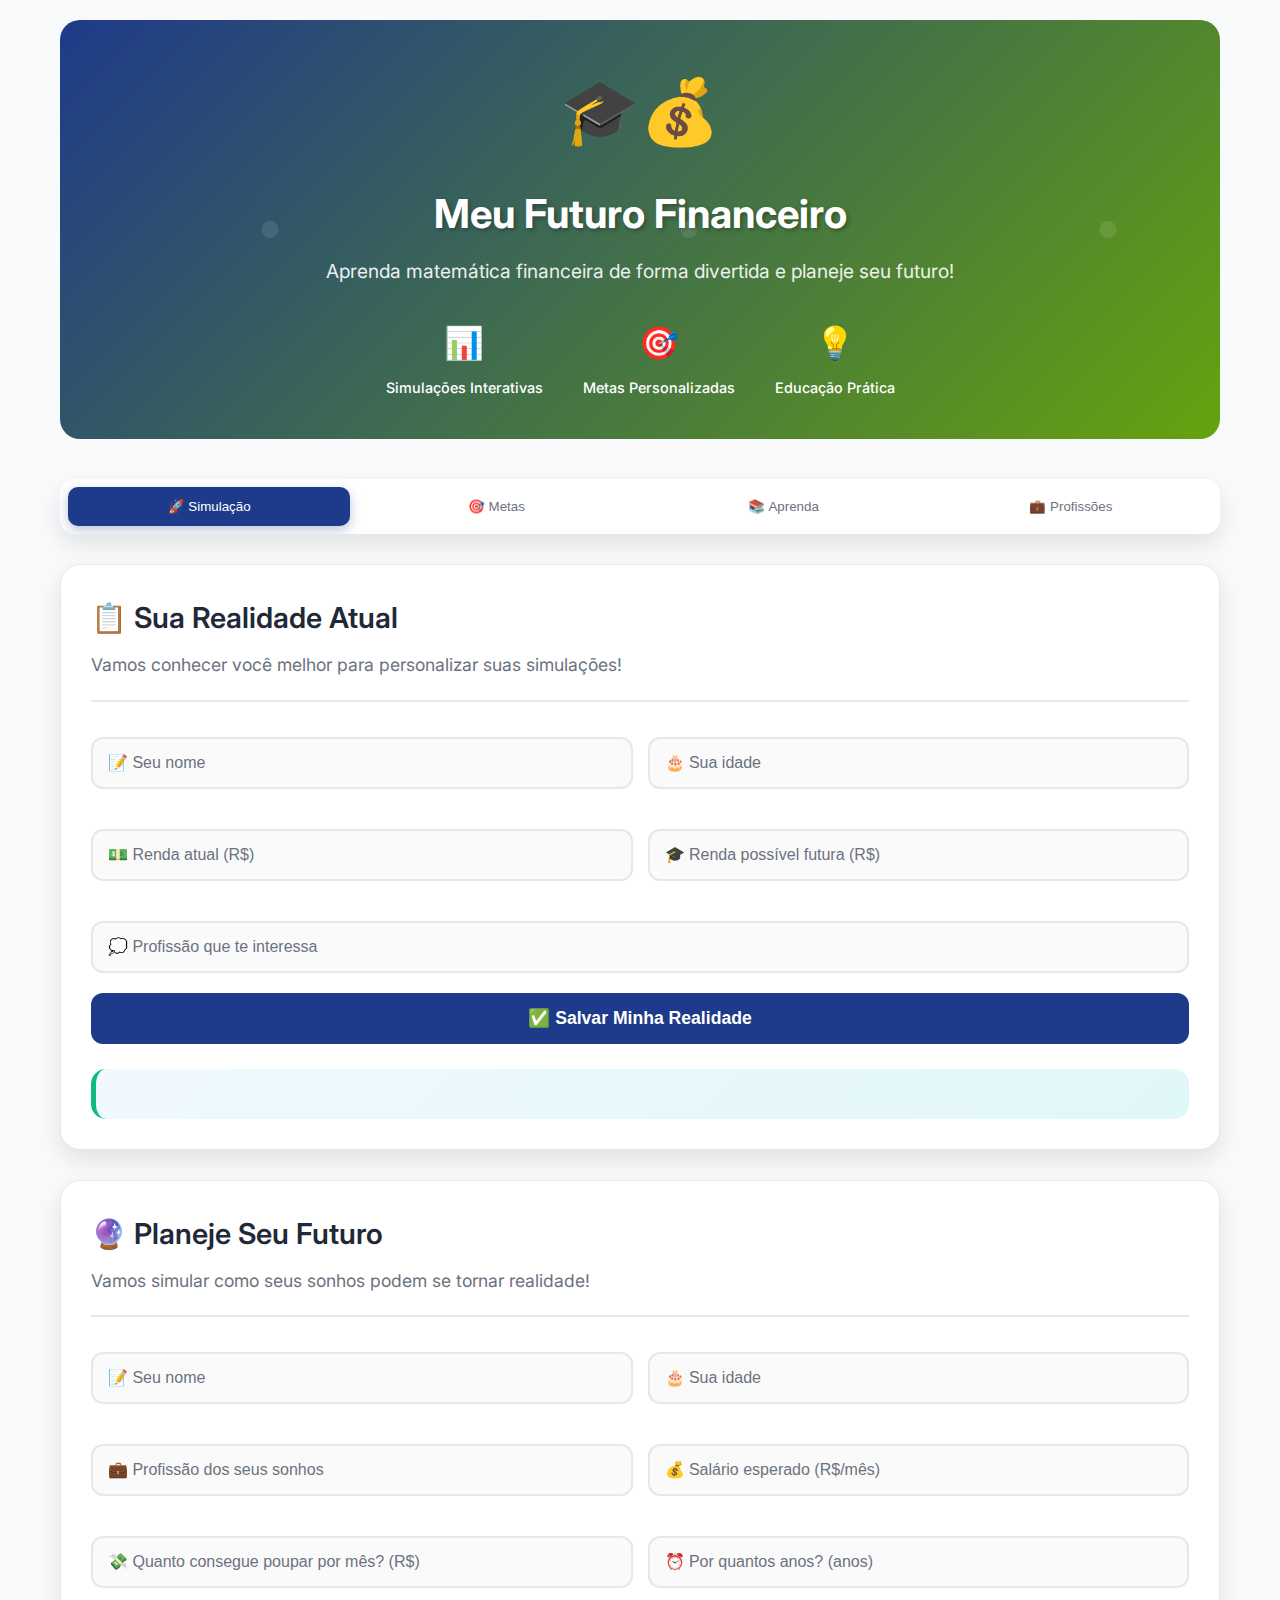
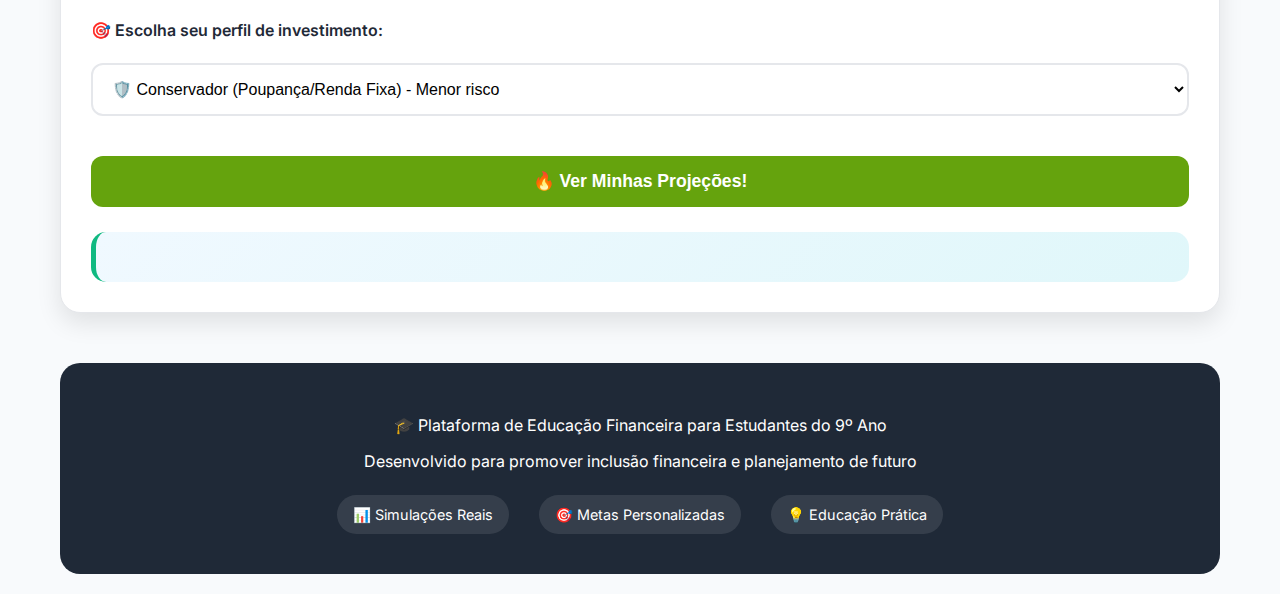
<file: projeto_financeiro/frontend/index.html>
<!doctype html>
<html lang="pt-BR">
<head>
    <meta charset="utf-8" />
    <meta name="viewport" content="width=device-width,initial-scale=1" />
    <title>💰 Meu Futuro Financeiro - Educação Financeira</title>
    <link rel="stylesheet" href="styles.css">
    <link rel="preconnect" href="https://fonts.googleapis.com">
    <link rel="preconnect" href="https://fonts.gstatic.com" crossorigin>
    <link href="https://fonts.googleapis.com/css2?family=Inter:wght@400;500;600;700&display=swap" rel="stylesheet">
</head>
<body>
    <main class="container">
        <header>
            <div class="mascot">🎓💰</div>
            <h1>Meu Futuro Financeiro</h1>
            <p class="subtitle">Aprenda matemática financeira de forma divertida e planeje seu futuro!</p>
            <div class="hero-stats">
                <div class="stat-item">
                    <span class="stat-number">📊</span>
                    <span class="stat-text">Simulações Interativas</span>
                </div>
                <div class="stat-item">
                    <span class="stat-number">🎯</span>
                    <span class="stat-text">Metas Personalizadas</span>
                </div>
                <div class="stat-item">
                    <span class="stat-number">💡</span>
                    <span class="stat-text">Educação Prática</span>
                </div>
            </div>
        </header>

        <!-- Navigation Tabs -->
        <nav class="tab-navigation">
            <button class="tab-btn active" onclick="showTab('simulacao')">🚀 Simulação</button>
            <button class="tab-btn" onclick="showTab('metas')">🎯 Metas</button>
            <button class="tab-btn" onclick="showTab('educacao')">📚 Aprenda</button>
            <button class="tab-btn" onclick="showTab('profissoes')">💼 Profissões</button>
        </nav>

        <!-- Simulação Tab -->
        <div id="simulacao" class="tab-content active">
            <section class="card">
                <div class="card-header">
                    <h2>📋 Sua Realidade Atual</h2>
                    <p>Vamos conhecer você melhor para personalizar suas simulações!</p>
                </div>
                <form id="formReality">
                    <div class="form-row">
                        <input type="text" id="r_nome" placeholder="📝 Seu nome" required />
                        <input type="number" id="r_idade" placeholder="🎂 Sua idade" min="8" max="120" required />
                    </div>
                    <div class="form-row">
                        <input type="number" id="r_renda" placeholder="💵 Renda atual (R$)" min="0" step="0.01" required />
                        <input type="number" id="r_renda_futura" placeholder="🎓 Renda possível futura (R$)" min="0" step="0.01" />
                    </div>
                    <input type="text" id="r_profissao" placeholder="💭 Profissão que te interessa" />
                    <button type="submit" class="btn btn-primary">✅ Salvar Minha Realidade</button>
                </form>
                <div id="realityResult" class="result"></div>
            </section>

            <section class="card">
                <div class="card-header">
                    <h2>🔮 Planeje Seu Futuro</h2>
                    <p>Vamos simular como seus sonhos podem se tornar realidade!</p>
                </div>
                <form id="formFuture">
                    <div class="form-row">
                        <input type="text" id="f_nome" placeholder="📝 Seu nome" required />
                        <input type="number" id="f_idade" placeholder="🎂 Sua idade" min="8" max="120" required />
                    </div>
                    <div class="form-row">
                        <input type="text" id="f_profissao" placeholder="💼 Profissão dos seus sonhos" required />
                        <input type="number" id="f_faixa" placeholder="💰 Salário esperado (R$/mês)" min="0" step="0.01" required />
                    </div>
                    <div class="form-row">
                        <input type="number" id="f_poupanca" placeholder="💸 Quanto consegue poupar por mês? (R$)" min="0" step="0.01" required />
                        <input type="number" id="f_tempo" placeholder="⏰ Por quantos anos? (anos)" min="1" max="100" required />
                    </div>
                    <div class="investment-options">
                        <label>🎯 Escolha seu perfil de investimento:</label>
                        <select id="f_tipo">
                            <option value="conservador">🛡️ Conservador (Poupança/Renda Fixa) - Menor risco</option>
                            <option value="moderado">⚖️ Moderado (Fundos Diversos) - Risco equilibrado</option>
                            <option value="arriscado">🚀 Arriscado (Ações) - Maior potencial, maior risco</option>
                        </select>
                    </div>
                    <button type="submit" class="btn btn-secondary">🔥 Ver Minhas Projeções!</button>
                </form>

                <div id="futureResult" class="result"></div>
            </section>
        </div>

        <!-- Metas Tab -->
        <div id="metas" class="tab-content">
            <section class="card">
                <div class="card-header">
                    <h2>🎯 Calculadora de Metas</h2>
                    <p>Descubra quanto tempo você precisa para realizar seus sonhos!</p>
                </div>
                <form id="goalForm">
                    <div class="goal-examples">
                        <h3>💭 Exemplos de metas:</h3>
                        <div class="goal-buttons">
                            <button type="button" onclick="setGoal(3000, 'Notebook para estudos')">💻 Notebook (R$ 3.000)</button>
                            <button type="button" onclick="setGoal(15000, 'Curso superior')">🎓 Curso (R$ 15.000)</button>
                            <button type="button" onclick="setGoal(50000, 'Carro')">🚗 Carro (R$ 50.000)</button>
                            <button type="button" onclick="setGoal(100000, 'Casa própria (entrada)')">🏠 Casa (R$ 100.000)</button>
                        </div>
                    </div>
                    
                    <div class="form-row">
                        <input type="number" id="goal_amount" placeholder="💰 Valor da sua meta (R$)" min="1" step="0.01" required />
                        <input type="number" id="monthly_saving" placeholder="💸 Quanto pode poupar por mês? (R$)" min="1" step="0.01" required />
                    </div>
                    <div class="form-row">
                        <label for="annual_rate">📈 Taxa de juros anual (%):</label>
                        <input type="range" id="annual_rate" min="0" max="15" value="5" step="0.5" oninput="updateRateDisplay()" />
                        <span id="rateDisplay">5.0%</span>
                    </div>
                    
                    <button type="submit" class="btn btn-primary">🚀 Calcular Minha Meta!</button>
                </form>
                <div id="goalResult" class="result"></div>
            </section>
        </div>

        <!-- Educação Tab -->
        <div id="educacao" class="tab-content">
            <section class="card">
                <div id="glossaryContent">
                    <p style="text-align: center; color: #999;">⏳ Carregando glossário...</p>
                </div>
            </section>
            <section class="card">
                <div id="tipsContent">
                    <p style="text-align: center; color: #999;">⏳ Carregando dicas...</p>
                </div>
            </section>
        </div>

        <!-- Profissões Tab -->
        <div id="profissoes" class="tab-content">
            <section class="card">
                <div id="professionsContent">
                    <p style="text-align: center; color: #999;">⏳ Carregando profissões...</p>
                </div>
            </section>
        </div>

        <footer>
            <div class="footer-content">
                <p>🎓 Plataforma de Educação Financeira para Estudantes do 9º Ano</p>
                <p>Desenvolvido para promover inclusão financeira e planejamento de futuro</p>
                <div class="footer-links">
                    <span>📊 Simulações Reais</span>
                    <span>🎯 Metas Personalizadas</span>
                    <span>💡 Educação Prática</span>
                </div>
            </div>
        </footer>
    </main>

    <script>
        // Tab functionality
        function showTab(tabName) {
            // Hide all tab contents
            document.querySelectorAll('.tab-content').forEach(tab => {
                tab.classList.remove('active');
            });
            
            // Remove active class from all buttons
            document.querySelectorAll('.tab-btn').forEach(btn => {
                btn.classList.remove('active');
            });
            
            // Show selected tab
            document.getElementById(tabName).classList.add('active');
            
            // Add active class to clicked button
            event.target.classList.add('active');
        }

        // Goal setting helpers
        function setGoal(amount, description) {
            document.getElementById('goal_amount').value = amount;
            // Add visual feedback
            const input = document.getElementById('goal_amount');
            input.style.backgroundColor = '#e8f5e8';
            setTimeout(() => input.style.backgroundColor = '', 1000);
        }

        function updateRateDisplay() {
            const rate = document.getElementById('annual_rate').value;
            document.getElementById('rateDisplay').textContent = rate + '%';
        }
    </script>
    <script src="app.js"></script>
</body>
</html>
</file>
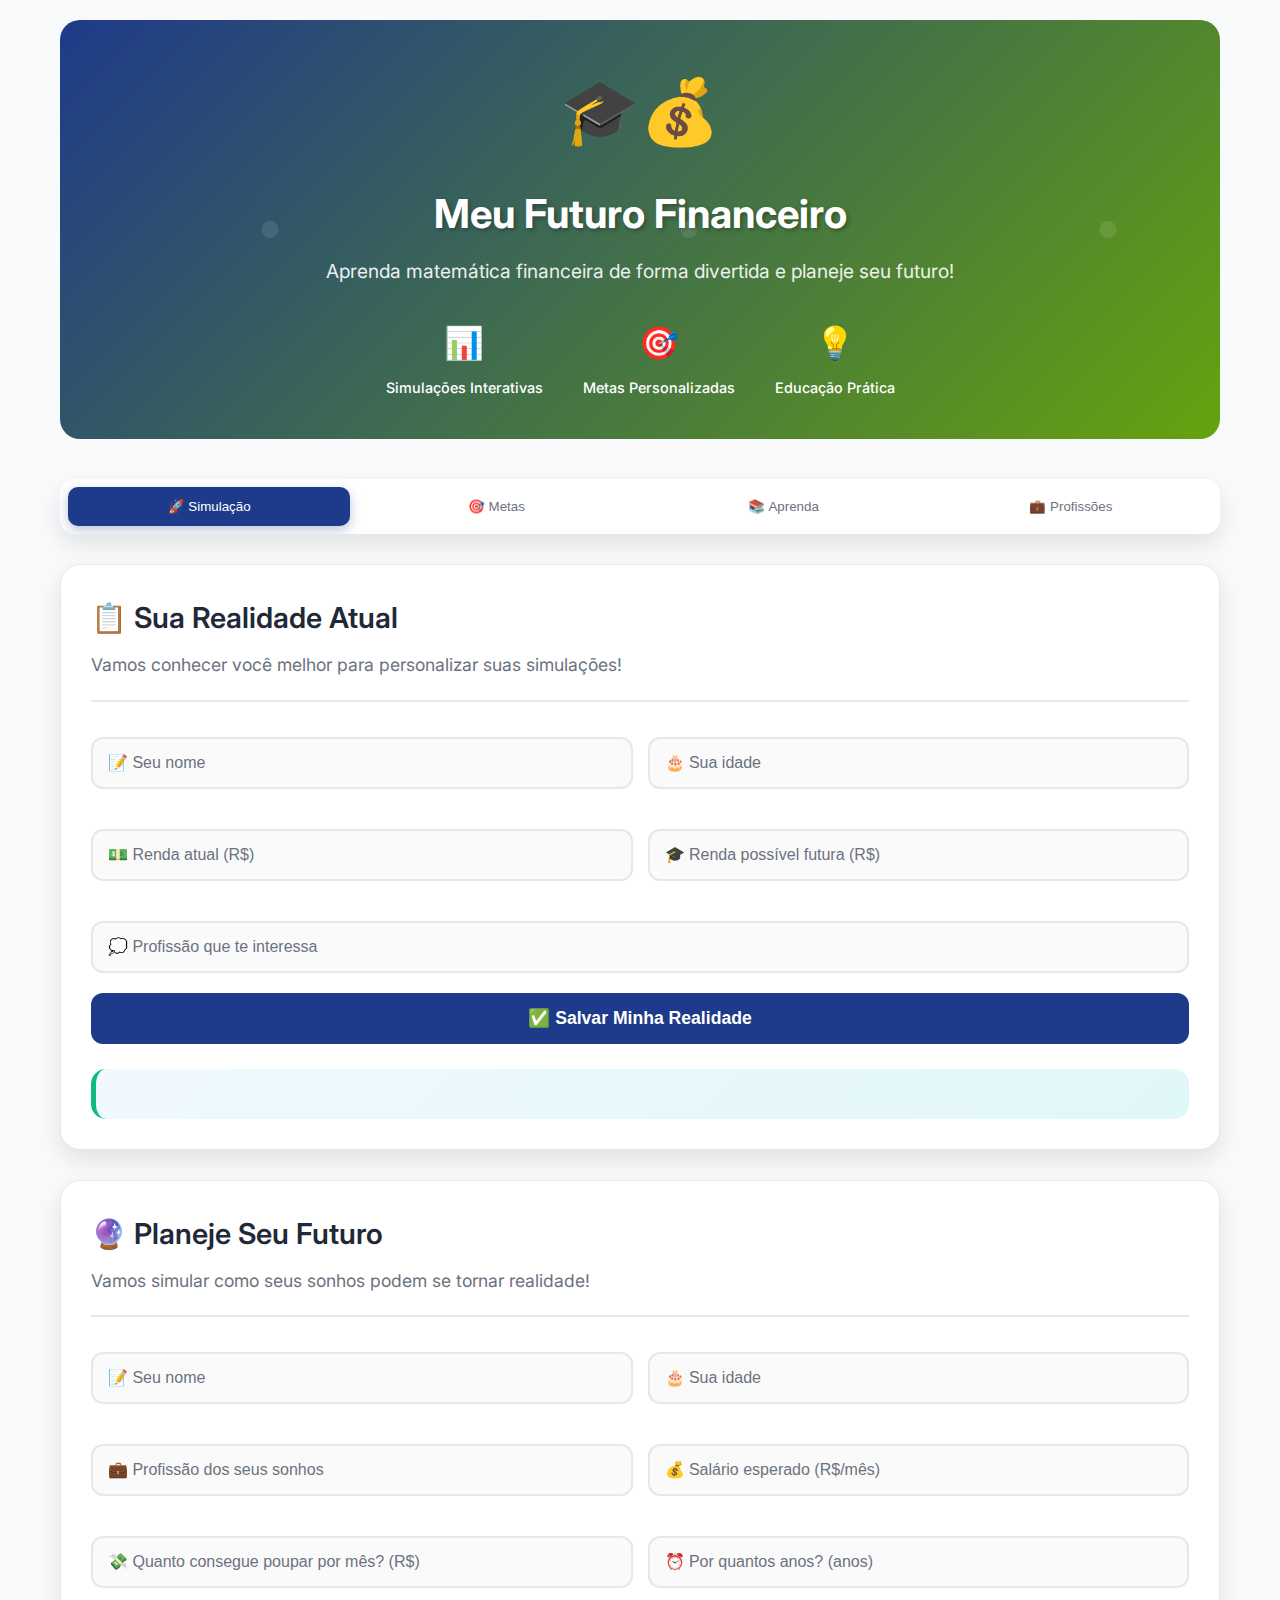
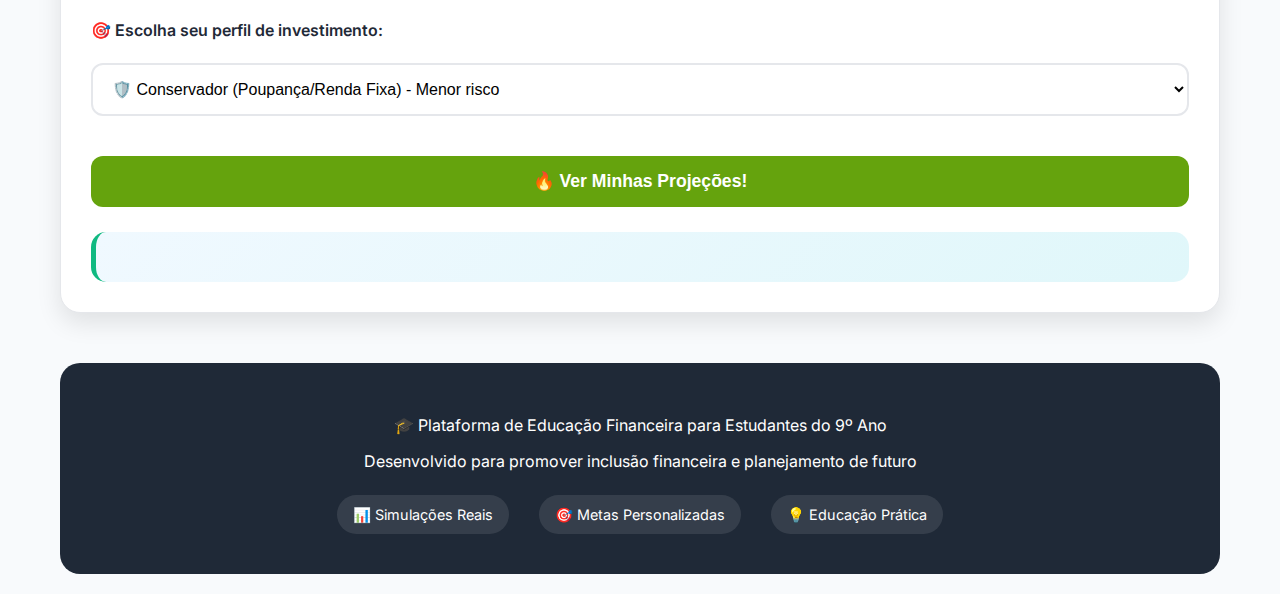
<file: projeto_financeiro/frontend/index_commented.html>
<!-- frontend/index.html -->
<!--
🌐 ARQUIVO HTML PRINCIPAL DA PLATAFORMA FINANCEIRA 📚

Este arquivo é a "casa" da nossa aplicação! É aqui que mora toda a interface
que os estudantes veem e interagem. Pense nele como a "fachada" de uma loja:
é o que as pessoas veem primeiro e determina toda a experiência do usuário.

🏗️ ESTRUTURA DO HTML:
1. HEAD: Configurações que o usuário não vê (metadados, links para CSS, fontes)
2. BODY: Tudo que aparece na tela (formulários, botões, textos, imagens)

🎯 CONCEITOS IMPORTANTES IMPLEMENTADOS:
- Estrutura semântica (header, main, section, nav)
- Acessibilidade (labels, alt texts, semantic tags)
- Responsividade (viewport meta tag, classes CSS responsivas)
- Navegação por abas (organização de conteúdo)
- Formulários interativos (inputs, validação, feedback)

🎨 DESIGN THINKING APLICADO:
- Interface intuitiva para adolescentes
- Uso de emojis para facilitar compreensão
- Cores atrativas mas profissionais
- Feedback visual imediato
- Microinterações que motivam o uso

Esta página ensina que HTML é muito mais que "fazer sites":
é sobre criar experiências que transformam vidas! 🚀
-->

<!doctype html>
<!-- 📋 Declaração do tipo de documento: HTML5 moderno -->

<html lang="pt-BR">
<!-- 🌎 Idioma da página em português brasileiro (importante para acessibilidade e SEO) -->

<head>
    <!-- 🧠 CABEÇA DO DOCUMENTO - Configurações invisíveis mas essenciais -->
    
    <meta charset="utf-8" />
    <!-- 📝 Codificação de caracteres UTF-8 (permite acentos, emojis, caracteres especiais) -->
    
    <meta name="viewport" content="width=device-width,initial-scale=1" />
    <!-- 📱 Configuração responsiva: tela se adapta ao tamanho do dispositivo (mobile, tablet, desktop) -->
    
    <title>💰 Meu Futuro Financeiro - Educação Financeira</title>
    <!-- 🏷️ Título que aparece na aba do navegador - importante para identificação -->
    
    <link rel="stylesheet" href="styles.css">
    <!-- 🎨 Link para arquivo CSS que contém toda a estilização visual -->
    
    <!-- 🔤 FONTES DO GOOGLE - Tipografia moderna e profissional -->
    <link rel="preconnect" href="https://fonts.googleapis.com">
    <link rel="preconnect" href="https://fonts.gstatic.com" crossorigin>
    <link href="https://fonts.googleapis.com/css2?family=Inter:wght@400;500;600;700&display=swap" rel="stylesheet">
    <!-- 
    💡 Por que usar Google Fonts?
    - Tipografia profissional e legível
    - Carregamento otimizado
    - Consistência entre diferentes dispositivos
    - Inter é uma fonte moderna, limpa e adequada para interfaces digitais
    -->
</head>

<body>
    <!-- 👁️ CORPO DO DOCUMENTO - Tudo que o usuário vê e interage -->
    
    <main class="container">
        <!-- 🏗️ Container principal que organiza todo o conteúdo -->
        
        <!-- 🎯 CABEÇALHO HEROICO - Primeira impressão que causa impacto -->
        <header>
            <div class="mascot">🎓💰</div>
            <!-- 😊 Mascote visual: combina educação (🎓) + finanças (💰) = conceito da plataforma -->
            
            <h1>Meu Futuro Financeiro</h1>
            <!-- 📢 Título principal: claro, direto e inspirador -->
            
            <p class="subtitle">Aprenda matemática financeira de forma divertida e planeje seu futuro!</p>
            <!-- 📝 Subtítulo: explica o propósito de forma acessível para adolescentes -->
            
            <!-- 📊 ESTATÍSTICAS VISUAIS - Mostram o valor da plataforma -->
            <div class="hero-stats">
                <div class="stat-item">
                    <span class="stat-number">📊</span>
                    <span class="stat-text">Simulações Interativas</span>
                </div>
                <div class="stat-item">
                    <span class="stat-number">🎯</span>
                    <span class="stat-text">Metas Personalizadas</span>
                </div>
                <div class="stat-item">
                    <span class="stat-number">💡</span>
                    <span class="stat-text">Educação Prática</span>
                </div>
            </div>
            <!-- 
            🧠 PSICOLOGIA DO DESIGN:
            Estas estatísticas criam confiança e mostram valor antes do usuário começar.
            É como um "menu" de um restaurante: apresenta o que está disponível.
            -->
        </header>

        <!-- 🧭 NAVEGAÇÃO POR ABAS - Organiza conteúdo sem sobrecarregar -->
        <nav class="tab-navigation">
            <button class="tab-btn active" onclick="showTab('simulacao')">🚀 Simulação</button>
            <button class="tab-btn" onclick="showTab('metas')">🎯 Metas</button>
            <button class="tab-btn" onclick="showTab('educacao')">📚 Aprenda</button>
            <button class="tab-btn" onclick="showTab('profissoes')">💼 Profissões</button>
        </nav>
        <!-- 
        💡 UX DESIGN PRINCIPLES:
        - Navegação clara e intuitiva
        - Emojis ajudam na identificação rápida
        - Classe "active" indica aba atual
        - onclick conecta com JavaScript para interatividade
        -->

        <!-- 📋 ABA 1: SIMULAÇÃO - Core da aplicação -->
        <div id="simulacao" class="tab-content active">
            
            <!-- 📝 SEÇÃO: REALIDADE ATUAL -->
            <section class="card">
                <div class="card-header">
                    <h2>📋 Sua Realidade Atual</h2>
                    <p>Vamos conhecer você melhor para personalizar suas simulações!</p>
                </div>
                <!-- 
                🎯 OBJETIVO PEDAGÓGICO:
                Coletar dados reais do estudante para fazer simulações relevantes.
                Ensina a importância de conhecer a própria situação financeira.
                -->
                
                <form id="formReality">
                    <!-- 📊 LINHA 1: Dados pessoais básicos -->
                    <div class="form-row">
                        <input type="text" id="r_nome" placeholder="📝 Seu nome" required />
                        <input type="number" id="r_idade" placeholder="🎂 Sua idade" min="8" max="120" required />
                    </div>
                    
                    <!-- 💰 LINHA 2: Situação financeira atual -->
                    <div class="form-row">
                        <input type="number" id="r_renda" placeholder="💵 Renda atual (R$)" min="0" step="0.01" required />
                        <input type="number" id="r_renda_futura" placeholder="🎓 Renda possível futura (R$)" min="0" step="0.01" />
                    </div>
                    
                    <!-- 💭 CAMPO: Aspirações profissionais -->
                    <input type="text" id="r_profissao" placeholder="💭 Profissão que te interessa" />
                    
                    <button type="submit" class="btn btn-primary">✅ Salvar Minha Realidade</button>
                </form>
                
                <div id="realityResult" class="result"></div>
                <!-- 📤 Local onde aparecerão mensagens de sucesso ou erro -->
            </section>

            <!-- 🔮 SEÇÃO: FUTURO PROFISSIONAL -->
            <section class="card">
                <div class="card-header">
                    <h2>🔮 Planeje Seu Futuro</h2>
                    <p>Vamos simular como seus sonhos podem se tornar realidade!</p>
                </div>
                <!-- 
                🎓 CONCEITO EDUCATIVO:
                Esta seção ensina planejamento financeiro de longo prazo.
                Conecta sonhos com ações práticas (poupança + tempo + juros).
                -->
                
                <form id="formFuture">
                    <!-- 👤 LINHA 1: Identificação -->
                    <div class="form-row">
                        <input type="text" id="f_nome" placeholder="📝 Seu nome" required />
                        <input type="number" id="f_idade" placeholder="🎂 Sua idade" min="8" max="120" required />
                    </div>
                    
                    <!-- 💼 LINHA 2: Aspirações profissionais -->
                    <div class="form-row">
                        <input type="text" id="f_profissao" placeholder="💼 Profissão dos seus sonhos" required />
                        <input type="number" id="f_faixa" placeholder="💰 Salário esperado (R$/mês)" min="0" step="0.01" required />
                    </div>
                    
                    <!-- 📊 LINHA 3: Parâmetros de investimento -->
                    <div class="form-row">
                        <input type="number" id="f_poupanca" placeholder="💸 Quanto consegue poupar por mês? (R$)" min="0" step="0.01" required />
                        <input type="number" id="f_tempo" placeholder="⏰ Por quantos anos? (anos)" min="1" max="100" required />
                    </div>
                    
                    <!-- 🎯 SEÇÃO: Perfil de investimento -->
                    <div class="investment-options">
                        <label>🎯 Escolha seu perfil de investimento:</label>
                        <select id="f_tipo">
                            <option value="conservador">🛡️ Conservador (Poupança/Renda Fixa) - Menor risco</option>
                            <option value="moderado">⚖️ Moderado (Fundos Diversos) - Risco equilibrado</option>
                            <option value="arriscado">🚀 Arriscado (Ações) - Maior potencial, maior risco</option>
                        </select>
                    </div>
                    <!-- 
                    📚 EDUCAÇÃO FINANCEIRA:
                    Este select ensina sobre a relação risco x retorno:
                    - Conservador: seguro mas retorno baixo
                    - Moderado: equilibrio entre segurança e crescimento  
                    - Arriscado: potencial alto mas volatilidade alta
                    -->
                    
                    <button type="submit" class="btn btn-secondary">🔥 Ver Minhas Projeções!</button>
                </form>

                <div id="futureResult" class="result"></div>
                <!-- 📊 Aqui aparecerão os gráficos e tabelas de projeção -->
            </section>
        </div>

        <!-- 🎯 ABA 2: CALCULADORA DE METAS -->
        <div id="metas" class="tab-content">
            <section class="card">
                <div class="card-header">
                    <h2>🎯 Calculadora de Metas</h2>
                    <p>Descubra quanto tempo você precisa para realizar seus sonhos!</p>
                </div>
                
                <!-- 💡 SEÇÃO: Exemplos de metas comuns -->
                <div class="goal-examples">
                    <h3>💭 Exemplos de metas:</h3>
                    <div class="goal-buttons">
                        <button type="button" onclick="setGoal(3000, 'Notebook para estudos')">💻 Notebook (R$ 3.000)</button>
                        <button type="button" onclick="setGoal(15000, 'Curso superior')">🎓 Curso (R$ 15.000)</button>
                        <button type="button" onclick="setGoal(50000, 'Carro')">🚗 Carro (R$ 50.000)</button>
                        <button type="button" onclick="setGoal(100000, 'Casa própria (entrada)')">🏠 Casa (R$ 100.000)</button>
                    </div>
                </div>
                <!-- 
                🧠 PSICOLOGIA COMPORTAMENTAL:
                Exemplos concretos ajudam estudantes a visualizar objetivos tangíveis.
                Valores progressivos (3k → 100k) mostram diferentes horizontes de tempo.
                -->
                
                <form id="goalForm">
                    <!-- 💰 INPUTS: Parâmetros da meta -->
                    <div class="form-row">
                        <input type="number" id="goal_amount" placeholder="💰 Valor da sua meta (R$)" min="1" step="0.01" required />
                        <input type="number" id="monthly_saving" placeholder="💸 Quanto pode poupar por mês? (R$)" min="1" step="0.01" required />
                    </div>
                    
                    <!-- 📈 CONTROLE: Taxa de juros interativa -->
                    <div class="form-row">
                        <label for="annual_rate">📈 Taxa de juros anual (%):</label>
                        <input type="range" id="annual_rate" min="0" max="15" value="5" step="0.5" oninput="updateRateDisplay()" />
                        <span id="rateDisplay">5.0%</span>
                    </div>
                    <!-- 
                    🎓 INTERATIVIDADE EDUCATIVA:
                    O slider permite explorar como diferentes taxas impactam o tempo.
                    Feedback visual imediato ensina causa-efeito de forma intuitiva.
                    -->
                    
                    <button type="submit" class="btn btn-primary">🚀 Calcular Minha Meta!</button>
                </form>
                
                <div id="goalResult" class="result"></div>
            </section>
        </div>

        <!-- 📚 ABA 3: CONTEÚDO EDUCATIVO -->
        <div id="educacao" class="tab-content">
            <section class="card">
                <div id="glossaryContent"></div>
                <!-- 📖 Conteúdo carregado dinamicamente via JavaScript -->
            </section>
            <section class="card">
                <div id="tipsContent"></div>
                <!-- 💡 Dicas práticas carregadas do backend -->
            </section>
        </div>

        <!-- 💼 ABA 4: ORIENTAÇÃO VOCACIONAL -->
        <div id="profissoes" class="tab-content">
            <section class="card">
                <div id="professionsContent"></div>
                <!-- 💼 Informações sobre carreiras carregadas dinamicamente -->
            </section>
        </div>

        <!-- 🦶 RODAPÉ - Informações institucionais -->
        <footer>
            <div class="footer-content">
                <p>🎓 Plataforma de Educação Financeira para Estudantes do 9º Ano</p>
                <p>Desenvolvido para promover inclusão financeira e planejamento de futuro</p>
                <div class="footer-links">
                    <span>📊 Simulações Reais</span>
                    <span>🎯 Metas Personalizadas</span>
                    <span>💡 Educação Prática</span>
                </div>
            </div>
        </footer>
    </main>

    <!-- ⚡ SCRIPTS JAVASCRIPT -->
    
    <!-- 🔧 Script inline para funcionalidades básicas -->
    <script>
        // 🧭 FUNÇÃO: Navegação entre abas
        function showTab(tabName) {
            console.log(`🔄 Alternando para aba: ${tabName}`);
            
            // 👁️ Esconde todas as abas
            document.querySelectorAll('.tab-content').forEach(tab => {
                tab.classList.remove('active');
            });
            
            // 🎨 Remove destaque de todos os botões
            document.querySelectorAll('.tab-btn').forEach(btn => {
                btn.classList.remove('active');
            });
            
            // ✅ Mostra a aba selecionada
            document.getElementById(tabName).classList.add('active');
            
            // 🎨 Destaca o botão ativo
            event.target.classList.add('active');
        }

        // 🎯 FUNÇÃO: Define meta pré-selecionada
        function setGoal(amount, description) {
            console.log(`🎯 Meta selecionada: ${description} - R$ ${amount}`);
            
            document.getElementById('goal_amount').value = amount;
            
            // 🎨 Feedback visual temporário
            const input = document.getElementById('goal_amount');
            input.style.backgroundColor = '#e8f5e8';
            setTimeout(() => input.style.backgroundColor = '', 1000);
        }

        // 📊 FUNÇÃO: Atualiza display da taxa de juros
        function updateRateDisplay() {
            const rate = document.getElementById('annual_rate').value;
            document.getElementById('rateDisplay').textContent = rate + '%';
        }
    </script>
    
    <script src="app.js"></script>
    <!-- 📂 Script principal com toda a lógica de comunicação com backend -->
</body>
</html>

<!-- 
🎉 CONCLUSÃO DIDÁTICA:

Este arquivo HTML demonstra que criar interfaces não é apenas sobre "tags e códigos":
é sobre EXPERIÊNCIA HUMANA! Cada elemento foi pensado para:

🎯 ENGAJAR: Emojis, cores, microanimações
🎓 EDUCAR: Explicações claras, exemplos práticos  
⚡ FUNCIONAR: Código semântico, acessível, responsivo
💡 INSPIRAR: Conectar sonhos com ações concretas

A verdadeira magia acontece quando TECNOLOGIA encontra EDUCAÇÃO encontra PSICOLOGIA!
Este projeto ensina que programar é sobre resolver problemas REAIS de pessoas REAIS. 🚀

Próximo passo: Explore o app.js para ver como tudo ganha vida com JavaScript!
-->
</file>
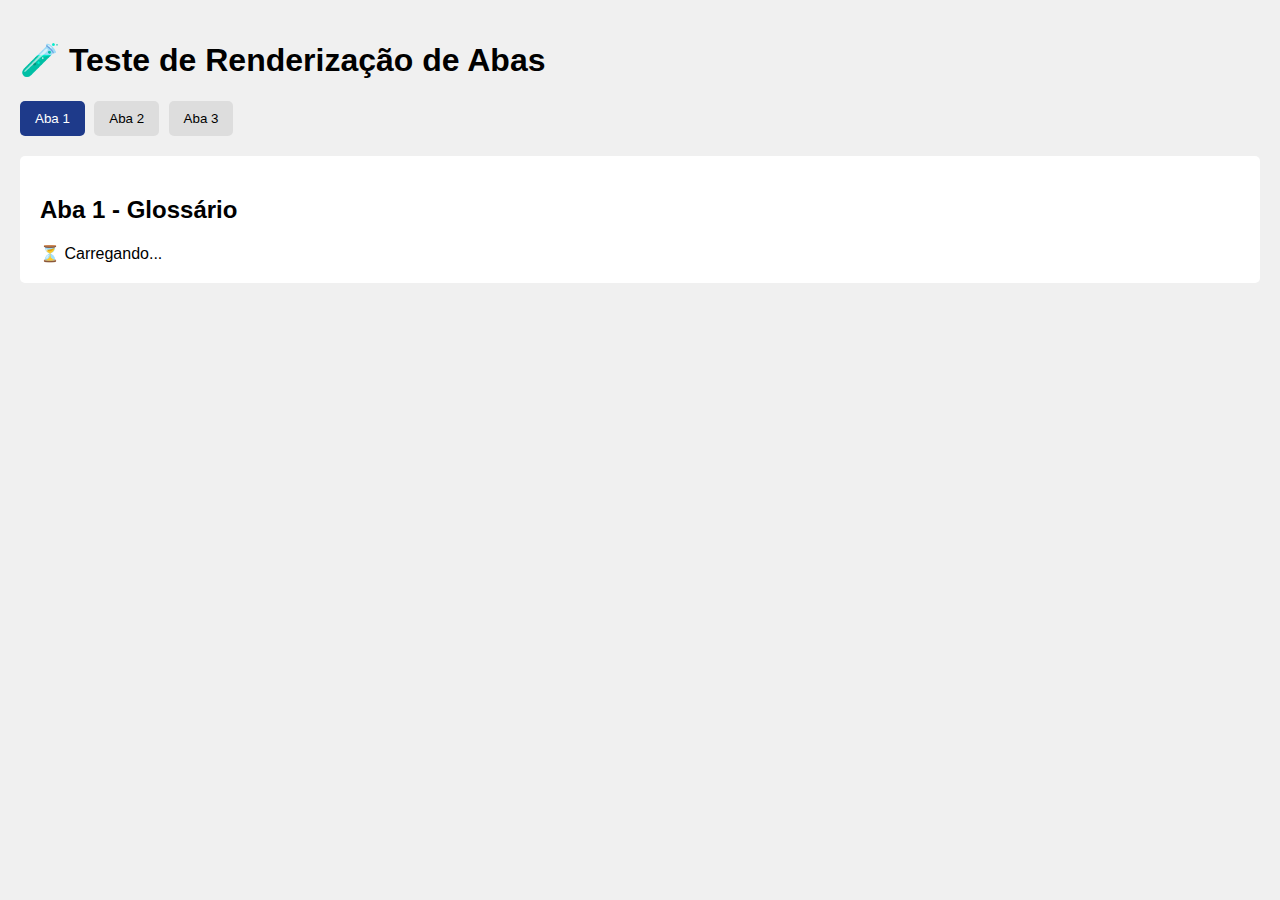
<file: projeto_financeiro/frontend/test_tabs.html>
<!DOCTYPE html>
<html lang="pt-BR">
<head>
    <meta charset="UTF-8">
    <meta name="viewport" content="width=device-width, initial-scale=1.0">
    <title>Teste de Abas</title>
    <style>
        * { box-sizing: border-box; }
        body { font-family: Arial; margin: 0; padding: 20px; background: #f0f0f0; }
        .tabs { margin-bottom: 20px; }
        .tab-btn { 
            padding: 10px 15px; 
            margin-right: 5px; 
            background: #ddd; 
            border: none;
            cursor: pointer;
            border-radius: 5px;
        }
        .tab-btn.active { background: #1e3a8a; color: white; }
        .tab-content { display: none; padding: 20px; background: white; border-radius: 5px; }
        .tab-content.active { display: block; }
        .glossary-grid { display: grid; grid-template-columns: repeat(auto-fit, minmax(300px, 1fr)); gap: 15px; }
        .glossary-item { padding: 15px; border: 1px solid #ddd; border-radius: 5px; }
        .glossary-item h4 { margin: 0 0 10px 0; color: #1e3a8a; }
        .glossary-item p { margin: 0; color: #666; }
    </style>
</head>
<body>
    <h1>🧪 Teste de Renderização de Abas</h1>
    
    <div class="tabs">
        <button class="tab-btn active" onclick="showTab('tab1')">Aba 1</button>
        <button class="tab-btn" onclick="showTab('tab2')">Aba 2</button>
        <button class="tab-btn" onclick="showTab('tab3')">Aba 3</button>
    </div>

    <div id="tab1" class="tab-content active">
        <h2>Aba 1 - Glossário</h2>
        <div id="glossaryContent">⏳ Carregando...</div>
    </div>

    <div id="tab2" class="tab-content">
        <h2>Aba 2 - Dicas</h2>
        <div id="tipsContent">⏳ Carregando...</div>
    </div>

    <div id="tab3" class="tab-content">
        <h2>Aba 3 - Profissões</h2>
        <div id="professionsContent">⏳ Carregando...</div>
    </div>

    <script>
        const API = 'http://localhost:8000/api';

        function showTab(tabName) {
            console.log('showTab chamado com:', tabName);
            
            // Hide all tabs
            document.querySelectorAll('.tab-content').forEach(tab => {
                tab.classList.remove('active');
            });
            
            // Remove active from all buttons
            document.querySelectorAll('.tab-btn').forEach(btn => {
                btn.classList.remove('active');
            });
            
            // Show selected tab
            const selectedTab = document.getElementById(tabName);
            if (selectedTab) {
                selectedTab.classList.add('active');
                console.log('✅ Aba', tabName, 'agora visível');
            } else {
                console.error('❌ Aba', tabName, 'não encontrada');
            }
            
            // Add active to button
            event.target.classList.add('active');
        }

        document.addEventListener('DOMContentLoaded', async () => {
            console.log('Página carregada, carregando conteúdo...');
            
            try {
                // Carregar glossário
                console.log('Buscando glossário...');
                const glossRes = await fetch(API + '/glossary');
                const glossary = await glossRes.json();
                
                let glossHtml = '<div class="glossary-grid">';
                Object.keys(glossary).forEach(term => {
                    glossHtml += `<div class="glossary-item"><h4>${term}</h4><p>${glossary[term]}</p></div>`;
                });
                glossHtml += '</div>';
                
                document.getElementById('glossaryContent').innerHTML = glossHtml;
                console.log('✅ Glossário carregado:', Object.keys(glossary).length, 'termos');
                
                // Carregar dicas
                console.log('Buscando dicas...');
                const tipsRes = await fetch(API + '/tips');
                const tipsData = await tipsRes.json();
                
                let tipsHtml = '<ul>';
                tipsData.tips.forEach(tip => {
                    tipsHtml += `<li>${tip}</li>`;
                });
                tipsHtml += '</ul>';
                
                document.getElementById('tipsContent').innerHTML = tipsHtml;
                console.log('✅ Dicas carregadas:', tipsData.tips.length);
                
                // Carregar profissões
                console.log('Buscando profissões...');
                const profRes = await fetch(API + '/professions');
                const professions = await profRes.json();
                
                let profHtml = '<div class="glossary-grid">';
                Object.keys(professions).forEach(prof => {
                    const info = professions[prof];
                    profHtml += `<div class="glossary-item"><h4>${prof}</h4><p><strong>Salário:</strong> R$ ${info.salary_range}</p><p><strong>Formação:</strong> ${info.education}</p></div>`;
                });
                profHtml += '</div>';
                
                document.getElementById('professionsContent').innerHTML = profHtml;
                console.log('✅ Profissões carregadas:', Object.keys(professions).length);
                
            } catch (error) {
                console.error('❌ Erro ao carregar dados:', error);
                alert('Erro: ' + error.message);
            }
        });
    </script>
</body>
</html>
</file>
<file: projeto_financeiro/frontend/styles.css>
/* frontend/styles.css */
:root {
    --primary: #1e3a8a;
    --secondary: #65a30d;
    --accent: #84cc16;
    --danger: #b91c1c;
    --bg: #f8fafc;
    --card: #ffffff;
    --text: #1f2937;
    --text-muted: #6b7280;
    --border: #e5e7eb;
    --success: #10b981;
    --warning: #84cc16;
    --gradient: linear-gradient(135deg, #1e3a8a 0%, #65a30d 100%);
    --shadow: 0 10px 25px rgba(0, 0, 0, 0.1);
    --shadow-lg: 0 20px 40px rgba(0, 0, 0, 0.1);
}

* {
    box-sizing: border-box;
}

body {
    font-family: 'Inter', system-ui, -apple-system, BlinkMacSystemFont, sans-serif;
    background: var(--bg);
    margin: 0;
    padding: 0;
    line-height: 1.6;
    color: var(--text);
}

.container {
    max-width: 1200px;
    margin: 0 auto;
    padding: 20px;
}

/* Header Styles */
header {
    text-align: center;
    margin-bottom: 40px;
    padding: 40px 20px;
    background: var(--gradient);
    border-radius: 20px;
    color: white;
    position: relative;
    overflow: hidden;
}

header::before {
    content: '';
    position: absolute;
    top: 0;
    left: 0;
    right: 0;
    bottom: 0;
    background: url('data:image/svg+xml,<svg xmlns="http://www.w3.org/2000/svg" viewBox="0 0 100 100"><circle cx="50" cy="50" r="2" fill="rgba(255,255,255,0.1)"/></svg>') repeat;
    animation: float 20s infinite linear;
}

@keyframes float {
    0% { transform: translateY(0) rotate(0deg); }
    100% { transform: translateY(-100px) rotate(360deg); }
}

.mascot {
    font-size: 4rem;
    margin-bottom: 20px;
    display: inline-block;
    animation: bounce 2s infinite;
}

@keyframes bounce {
    0%, 20%, 50%, 80%, 100% { transform: translateY(0); }
    40% { transform: translateY(-10px); }
    60% { transform: translateY(-5px); }
}

h1 {
    margin: 0;
    font-size: 2.5rem;
    font-weight: 700;
    text-shadow: 2px 2px 4px rgba(0, 0, 0, 0.3);
}

.subtitle {
    font-size: 1.2rem;
    margin: 10px 0 30px;
    opacity: 0.9;
}

.hero-stats {
    display: flex;
    justify-content: center;
    gap: 40px;
    margin-top: 30px;
    flex-wrap: wrap;
}

.stat-item {
    display: flex;
    flex-direction: column;
    align-items: center;
    gap: 8px;
}

.stat-number {
    font-size: 2rem;
}

.stat-text {
    font-size: 0.9rem;
    font-weight: 500;
}

/* Navigation Tabs */
.tab-navigation {
    display: flex;
    background: white;
    border-radius: 15px;
    padding: 8px;
    margin-bottom: 30px;
    box-shadow: var(--shadow);
    gap: 5px;
    overflow-x: auto;
}

.tab-btn {
    flex: 1;
    padding: 12px 20px;
    border: none;
    background: transparent;
    color: var(--text-muted);
    border-radius: 10px;
    cursor: pointer;
    font-weight: 500;
    transition: all 0.3s ease;
    white-space: nowrap;
}

.tab-btn:hover {
    background: rgba(30, 58, 138, 0.1);
    color: var(--primary);
}

.tab-btn.active {
    background: var(--primary);
    color: white;
    box-shadow: 0 4px 12px rgba(30, 58, 138, 0.3);
}

/* Tab Content */
.tab-content {
    display: none;
}

.tab-content.active {
    display: block;
    animation: fadeIn 0.5s ease-in;
}

@keyframes fadeIn {
    from { opacity: 0; transform: translateY(10px); }
    to { opacity: 1; transform: translateY(0); }
}

/* Card Styles */
.card {
    background: var(--card);
    padding: 30px;
    border-radius: 20px;
    box-shadow: var(--shadow);
    margin-bottom: 30px;
    border: 1px solid var(--border);
    transition: transform 0.3s ease, box-shadow 0.3s ease;
}

.card:hover {
    transform: translateY(-2px);
    box-shadow: var(--shadow-lg);
}

.card-header {
    margin-bottom: 25px;
    padding-bottom: 20px;
    border-bottom: 2px solid var(--border);
}

.card-header h2 {
    margin: 0 0 10px;
    color: var(--text);
    font-size: 1.8rem;
    font-weight: 600;
}

.card-header p {
    margin: 0;
    color: var(--text-muted);
    font-size: 1.1rem;
}

/* Form Styles */
.form-row {
    display: flex;
    gap: 15px;
    margin-bottom: 20px;
}

.form-row input {
    flex: 1;
}

input, select {
    width: 100%;
    padding: 15px;
    margin: 10px 0;
    border-radius: 12px;
    border: 2px solid var(--border);
    font-size: 1rem;
    transition: border-color 0.3s ease, box-shadow 0.3s ease;
    background: #fafafa;
}

input:focus, select:focus {
    outline: none;
    border-color: var(--primary);
    box-shadow: 0 0 0 3px rgba(30, 58, 138, 0.1);
    background: white;
}

input::placeholder {
    color: var(--text-muted);
    font-weight: 400;
}

/* Investment Options */
.investment-options {
    margin: 20px 0;
}

.investment-options label {
    display: block;
    margin-bottom: 10px;
    font-weight: 600;
    color: var(--text);
}

.investment-options select {
    font-size: 1rem;
    background: white;
}

/* Button Styles */
.btn {
    background: var(--primary);
    color: white;
    border: none;
    padding: 15px 30px;
    border-radius: 12px;
    cursor: pointer;
    font-size: 1.1rem;
    font-weight: 600;
    transition: all 0.3s ease;
    text-transform: none;
    width: 100%;
    margin-top: 10px;
}

.btn:hover {
    background: #1e40af;
    transform: translateY(-2px);
    box-shadow: 0 8px 25px rgba(30, 58, 138, 0.3);
}

.btn-primary {
    background: var(--primary);
}

.btn-secondary {
    background: var(--secondary);
}

.btn-secondary:hover {
    background: #4d7c0f;
    box-shadow: 0 8px 25px rgba(101, 163, 13, 0.3);
}

/* Goal Examples */
.goal-examples {
    margin-bottom: 25px;
    padding: 20px;
    background: linear-gradient(135deg, #dbeafe 0%, #bfdbfe 100%);
    border-radius: 15px;
    border: 1px solid #93c5fd;
}

.goal-examples h3 {
    margin: 0 0 15px;
    color: var(--text);
    font-size: 1.3rem;
}

.goal-buttons {
    display: grid;
    grid-template-columns: repeat(auto-fit, minmax(200px, 1fr));
    gap: 10px;
}

.goal-buttons button {
    padding: 12px 16px;
    background: white;
    border: 2px solid var(--accent);
    color: var(--accent);
    border-radius: 10px;
    cursor: pointer;
    font-weight: 500;
    transition: all 0.3s ease;
    width: auto;
}

.goal-buttons button:hover {
    background: var(--accent);
    color: white;
    transform: scale(1.05);
}

/* Range Input Styling */
input[type="range"] {
    -webkit-appearance: none;
    width: 100%;
    height: 8px;
    border-radius: 5px;
    background: var(--border);
    outline: none;
    margin: 10px 0;
}

input[type="range"]::-webkit-slider-thumb {
    -webkit-appearance: none;
    appearance: none;
    width: 20px;
    height: 20px;
    border-radius: 50%;
    background: var(--primary);
    cursor: pointer;
    box-shadow: 0 2px 6px rgba(0, 0, 0, 0.2);
}

input[type="range"]::-moz-range-thumb {
    width: 20px;
    height: 20px;
    border-radius: 50%;
    background: var(--primary);
    cursor: pointer;
    border: none;
    box-shadow: 0 2px 6px rgba(0, 0, 0, 0.2);
}

#rateDisplay {
    font-weight: 600;
    color: var(--primary);
    font-size: 1.2rem;
    margin-left: 10px;
}

/* Result Styles */
.result {
    margin-top: 25px;
    padding: 25px;
    background: linear-gradient(135deg, #f0f9ff 0%, #e0f7fa 100%);
    border-radius: 15px;
    border-left: 5px solid var(--success);
}

.success-message {
    color: var(--success);
    font-weight: 600;
    background: #f0fdf4;
    padding: 20px;
    border-radius: 12px;
    border: 1px solid #bbf7d0;
}

.error-message {
    color: var(--danger);
    font-weight: 600;
    background: #fef2f2;
    padding: 20px;
    border-radius: 12px;
    border: 1px solid #fecaca;
}

/* Projections Display */
.projections-container h3 {
    color: var(--text);
    margin-bottom: 20px;
    font-size: 1.6rem;
}

.comparison-table {
    overflow-x: auto;
    margin: 25px 0;
    border-radius: 12px;
    box-shadow: 0 4px 12px rgba(0, 0, 0, 0.1);
}

table {
    width: 100%;
    border-collapse: collapse;
    background: white;
    border-radius: 12px;
    overflow: hidden;
}

th, td {
    padding: 15px;
    text-align: left;
    border-bottom: 1px solid var(--border);
}

th {
    background: var(--primary);
    color: white;
    font-weight: 600;
}

.highlight {
    font-weight: 700;
    color: var(--primary);
    font-size: 1.1rem;
}

.gain {
    color: var(--success);
    font-weight: 600;
}

/* Insights Section */
.insights {
    background: #f7fee7;
    border: 1px solid #d9f99d;
    border-radius: 15px;
    padding: 25px;
    margin: 25px 0;
}

.insights h4 {
    color: var(--accent);
    margin-bottom: 15px;
    font-size: 1.3rem;
}

.insights ul {
    list-style: none;
    padding: 0;
}

.insights li {
    margin-bottom: 10px;
    padding-left: 20px;
    position: relative;
}

.insights li::before {
    content: '💡';
    position: absolute;
    left: 0;
    top: 0;
}

.tip {
    background: #ecfdf5;
    border: 1px solid #a7f3d0;
    color: var(--success);
    padding: 15px;
    border-radius: 10px;
    margin-top: 15px;
    font-weight: 500;
}

/* Chart Container */
.chart-container {
    margin-top: 30px;
    text-align: center;
    padding: 20px;
    background: white;
    border-radius: 15px;
    box-shadow: var(--shadow);
}

#projectionsChart {
    max-width: 100%;
    height: auto;
}

/* Monte Carlo Section */
.monte-carlo-section {
    background: #eff6ff;
    border: 1px solid #bfdbfe;
    border-radius: 15px;
    padding: 25px;
    margin-top: 25px;
}

.monte-carlo-section h4 {
    color: #1e3a8a;
    margin-bottom: 15px;
    font-size: 1.3rem;
}

.risk-scenarios {
    display: grid;
    grid-template-columns: repeat(auto-fit, minmax(200px, 1fr));
    gap: 15px;
    margin: 20px 0;
}

.scenario {
    background: white;
    padding: 15px;
    border-radius: 10px;
    text-align: center;
    border: 2px solid;
    transition: transform 0.3s ease;
}

.scenario:hover {
    transform: scale(1.02);
}

.scenario.pessimistic {
    border-color: var(--danger);
}

.scenario.median {
    border-color: var(--accent);
}

.scenario.optimistic {
    border-color: var(--success);
}

.scenario .label {
    display: block;
    font-size: 0.9rem;
    color: var(--text-muted);
    margin-bottom: 8px;
}

.scenario .value {
    display: block;
    font-size: 1.3rem;
    font-weight: 700;
}

.warning {
    background: #fef2f2;
    border: 1px solid #fecaca;
    color: var(--danger);
    padding: 15px;
    border-radius: 10px;
    margin-top: 15px;
    font-weight: 500;
}

/* Goal Calculator Results */
.goal-result h4 {
    color: var(--primary);
    margin-bottom: 20px;
    font-size: 1.4rem;
}

.goal-stats {
    display: grid;
    gap: 15px;
    margin: 20px 0;
}

.stat {
    display: flex;
    justify-content: space-between;
    align-items: center;
    padding: 15px;
    background: white;
    border-radius: 10px;
    border-left: 4px solid var(--primary);
}

.stat .label {
    font-weight: 500;
    color: var(--text-muted);
}

.stat .value {
    font-weight: 700;
    color: var(--text);
    font-size: 1.1rem;
}

.motivation {
    background: #f0fdf4;
    border: 1px solid #bbf7d0;
    color: var(--success);
    padding: 20px;
    border-radius: 12px;
    margin-top: 20px;
    font-weight: 600;
    text-align: center;
}

/* Educational Content */
.glossary-grid, .professions-grid {
    display: grid;
    grid-template-columns: repeat(auto-fit, minmax(300px, 1fr));
    gap: 20px;
    margin-top: 20px;
}

.glossary-item, .profession-item {
    background: white;
    padding: 20px;
    border-radius: 15px;
    border: 1px solid var(--border);
    transition: transform 0.3s ease, box-shadow 0.3s ease;
}

.glossary-item:hover, .profession-item:hover {
    transform: translateY(-2px);
    box-shadow: var(--shadow);
}

.glossary-item h4, .profession-item h4 {
    color: var(--primary);
    margin-bottom: 10px;
    font-size: 1.2rem;
}

.tips-list {
    list-style: none;
    padding: 0;
}

.tips-list li {
    background: white;
    padding: 15px;
    margin-bottom: 10px;
    border-radius: 10px;
    border-left: 4px solid var(--secondary);
    transition: transform 0.3s ease;
}

.tips-list li:hover {
    transform: translateX(5px);
}

/* Footer */
footer {
    text-align: center;
    padding: 40px 20px;
    margin-top: 50px;
    background: var(--text);
    color: white;
    border-radius: 20px;
}

.footer-content p {
    margin: 10px 0;
}

.footer-links {
    display: flex;
    justify-content: center;
    gap: 30px;
    margin-top: 20px;
    flex-wrap: wrap;
}

.footer-links span {
    background: rgba(255, 255, 255, 0.1);
    padding: 8px 16px;
    border-radius: 20px;
    font-size: 0.9rem;
}

/* Responsive Design */
@media (max-width: 768px) {
    .container {
        padding: 15px;
    }
    
    h1 {
        font-size: 2rem;
    }
    
    .hero-stats {
        gap: 20px;
    }
    
    .form-row {
        flex-direction: column;
        gap: 0;
    }
    
    .tab-navigation {
        flex-direction: column;
        gap: 5px;
    }
    
    .goal-buttons {
        grid-template-columns: 1fr;
    }
    
    .footer-links {
        flex-direction: column;
        gap: 10px;
    }
    
    .stat {
        flex-direction: column;
        text-align: center;
        gap: 10px;
    }
}
</file>
